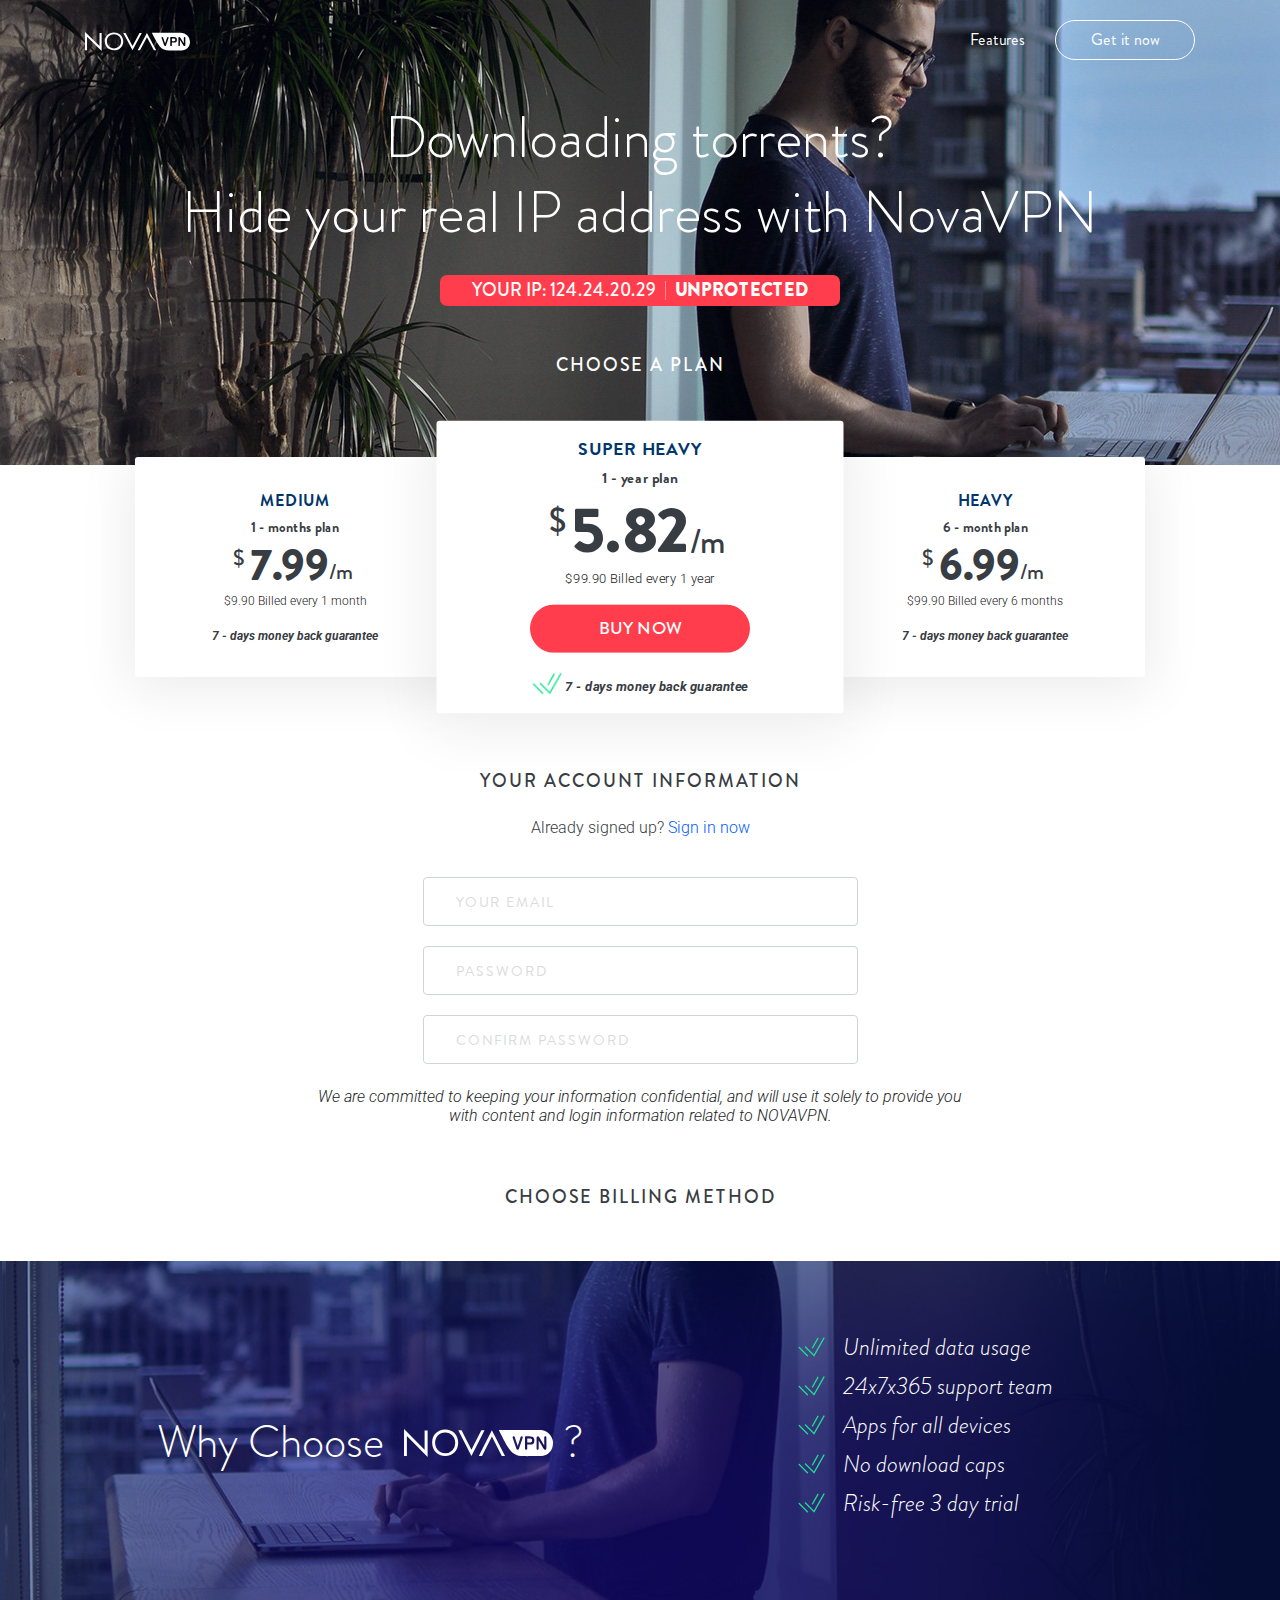
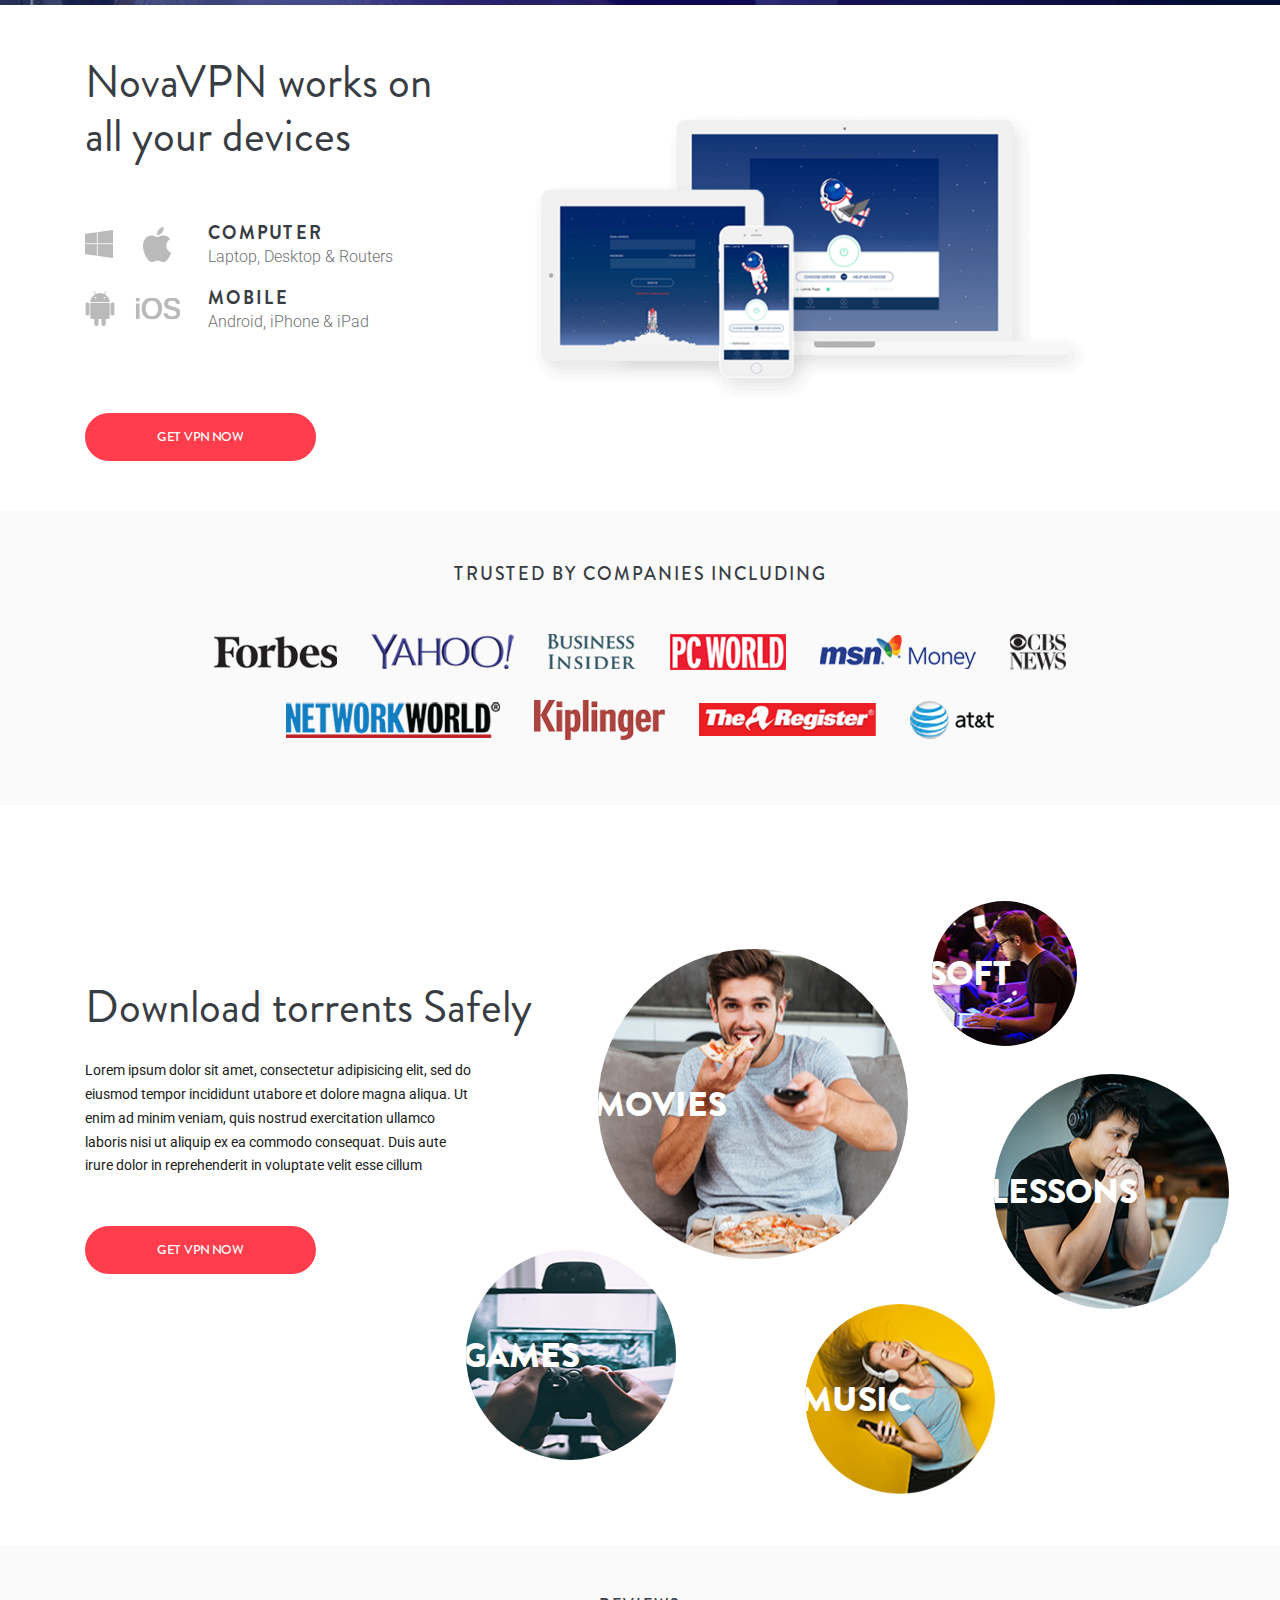
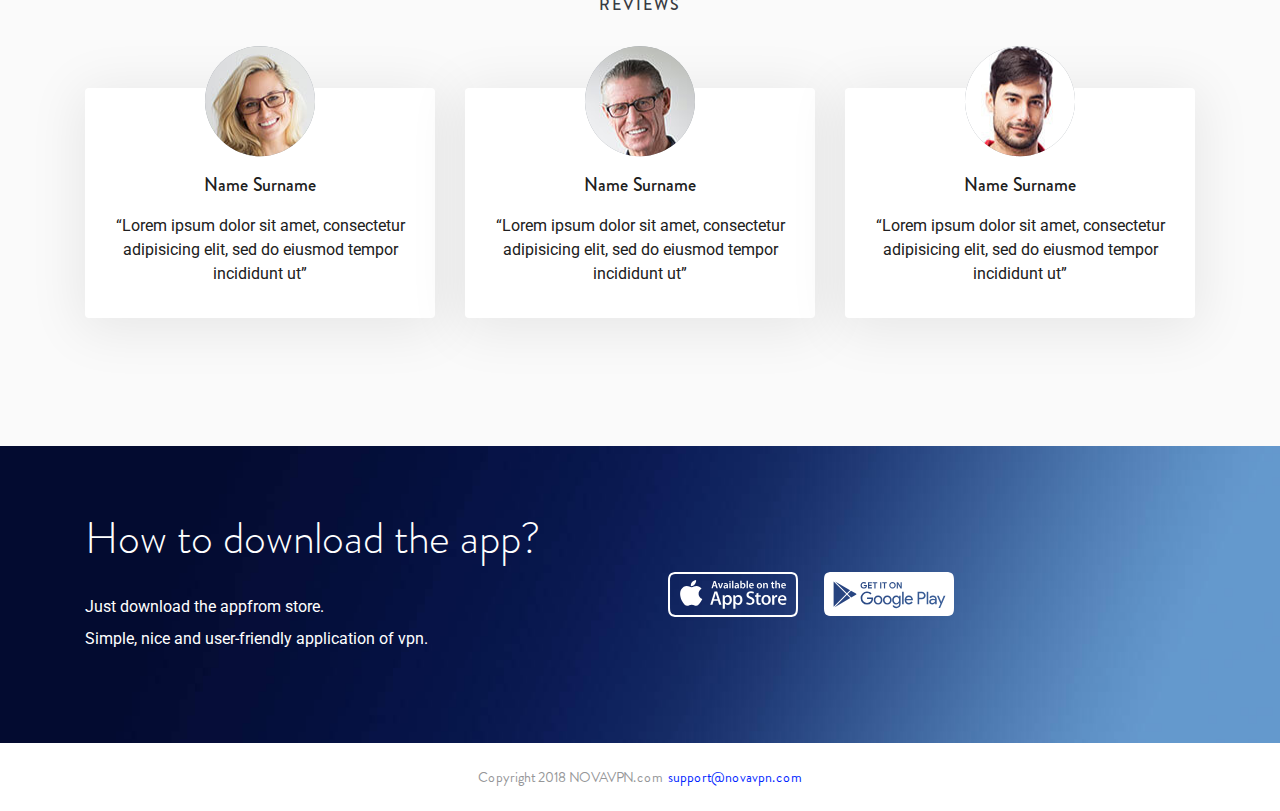
<file: index.html>
<!DOCTYPE html>
<html lang="en">
	<head>
		<meta charset="utf-8">
		<meta name="viewport" content="width=device-width, initial-scale=1, shrink-to-fit=no">
		<meta name="description" content="">
		<meta name="author" content="">

		
		<meta name="theme-color" content="#000">
		<meta name="msapplication-navbutton-color" content="#000">
		<meta name="apple-mobile-web-app-status-bar-style" content="#000">

		<link rel="icon" type="image/png" href="img/favicon/favicon.png">

		<title>Landing6</title>

		<link href="https://fonts.googleapis.com/css?family=Roboto:300,300i,400,400i,500" rel="stylesheet">

		<!-- bootstrap css -->
		<link rel="stylesheet" href="https://maxcdn.bootstrapcdn.com/bootstrap/4.0.0/css/bootstrap.min.css" integrity="sha384-Gn5384xqQ1aoWXA+058RXPxPg6fy4IWvTNh0E263XmFcJlSAwiGgFAW/dAiS6JXm" crossorigin="anonymous">

		<!-- custom styles -->
		<link href="css/main.css" rel="stylesheet">
	</head>

	<body>


		<div class="page-wrapper">


			<header class="header">
				<div class="container">
					<div class="row align-items-center">
						<div class="col-12 col-md">
							<div class="logo-wrap">
								<img src="img/logo.svg" alt="Logo">
							</div>
						</div>
						<div class="d-none d-md-block col-md-auto">
							<a class="header-link" href="#">Features</a>
						</div>
						<div class="d-none d-md-block col-md-auto">
							<button class="header-btn js-scrollToPlans">Get it now</button>
						</div>
					</div>
				</div>
			</header>
			

			<div class="page-title">
				<div class="container">
					<div class="row justify-content-center">
						<div class="col-12">
							<h1 class="page-title-text">
								<div>Downloading torrents?</div>
								<div>Hide your real IP address with NovaVPN</div>
							</h1>
						</div>
						<div class="col-12 d-flex justify-content-center">
							<div class="ip">
								<span class="ip-address">your ip: 124.24.20.29</span>
								<span class="ip-status">unprotected</span>
							</div>
						</div>
					</div>
				</div>
			</div>


			<div class="steps">
				<div class="container">
					<div class="step step1">
						<div class="row">
							<div class="col-12 d-flex justify-content-center">
								<div class="step-title step-title_white">Choose a plan</div>
							</div>
							<div class="col-12">
								<div class="tarrifs">	

									<div class="tarrifs-item recommend order-md-2">
										<div class="tarrifs-name">super heavy</div>
										<p class="tarrifs-description">1 - year plan</p>
										<p class="tarrifs-price"><span class="symbol">$</span>5.82<span class="period">/m</span></p>
										<p class="tarrifs-info">$99.90 Billed every 1 year</p>
										<button class="btn tarrifs-purchase">buy now</button>
										<p class="tarrifs-guarantee">7 - days money back guarantee</p>
									</div>

								<div class="tarrifs-item order-md-3">
									<div class="tarrifs-name">heavy</div>
										<p class="tarrifs-description">6 - month plan</p>
										<p class="tarrifs-price"><span class="symbol">$</span>6.99<span class="period">/m</span></p>
										<p class="tarrifs-info">$99.90 Billed every 6 months </p>
										<button class="btn tarrifs-purchase">buy now</button>
										<p class="tarrifs-guarantee">7 - days money back guarantee</p>
									</div>

									<div class="tarrifs-item order-md-1">
										<div class="tarrifs-name">medium</div>
										<p class="tarrifs-description">1 - months plan</p>
										<p class="tarrifs-price"><span class="symbol">$</span>7.99<span class="period">/m</span></p>
										<p class="tarrifs-info">$9.90 Billed every 1 month</p>
										<button class="btn tarrifs-purchase">buy now</button>
										<p class="tarrifs-guarantee">7 - days money back guarantee</p>
									</div>

								</div>
							</div>
						</div>
					</div> <!-- /.step1 -->

					<div class="step step2">
						<div class="row">
							<div class="col-12">
								
							</div>
							<div class="col-12">
								<div id="login-collapse">
									<div class="step-title">Your account information</div>
									<div class="step-info">Already signed up? <a href="#">Sign in now</a></div>
									<form action="#" id="login-form">
										<div class="form-line">
											<input type="email" name="email" class="form-control" placeholder="Your email">
										</div>
										<div class="form-line">
											<input type="password" name="password" class="form-control" id="password" autocomplete="off" placeholder="Password">
										</div>
										<div class="form-line">
											<input type="password" name="password_confirm" class="form-control" id="password_confirm" autocomplete="off" placeholder="Confirm password">
										</div>
										<div class="form-text">We are committed to keeping your information confidential, and will use it solely to provide you with content and login information related to NOVAVPN.</div>
									</form>
								</div>
							</div>
						</div>
					</div> <!-- /.step2 -->

					<div class="step step3">
						<div class="row">
							<div class="col-12 d-flex justify-content-center">
									<div class="step-title">Choose billing method</div>
								</div>
								<div class="col-12">
									<div class="step-accordion collapse" id="step-accordion">

										<div class="step-info">You will not be billed until your trial ends</div>
										<div class="card">
												<div class="card-header" id="headingOne">
													<button class="step-accordion-btn" data-toggle="collapse" data-target="#collapseOne" aria-expanded="true" aria-controls="collapseOne">
															<span class="step-accordion-btn-text">Credit Card</span>
															<img src="img/steps-payment-logos/visa.png" alt="visa">
															<img src="img/steps-payment-logos/mastercard.png" alt="mastercard">
															<img src="img/steps-payment-logos/americanexpress.png" alt="americanexpress">
															<img src="img/steps-payment-logos/jch.png" alt="jch">
															<img src="img/steps-payment-logos/maestro.png" alt="maestro">
															<img src="img/steps-payment-logos/visae.png" alt="visa electron">
															<img src="img/steps-payment-logos/dc.png" alt="diners club">
													</button>
												</div>
							
												<div id="collapseOne" class="collapse" aria-labelledby="headingOne" data-parent="#step-accordion">
													<div class="collapse-form">
														<div class="payment-form1">
															<form action="#">
																<div class="row">
																	<div class="form-group col-12 col-md-6">
																		<label for="inputFirstName1">First name</label>
																		<input type="text" class="card-firstName form-control" name="inputFirstName1"  id="inputFirstName1">
																	</div>
																	<div class="form-group col-12 col-md-6">
																		<label for="inputLastName1">Last name</label>
																		<input type="text" class="card-lastName form-control" name="inputLastName1" id="inputLastName1">
																	</div>
																	<div class="form-group col-12 col-md-6">
																		<label for="inputCardNumber1">Сard number <i class="my-tooltip" data-toggle="tooltip" data-placement="top" title="Enter 16 numbers"></i></label>
																		<input type="text" class="card-number form-control" id="inputCardNumber1" name="inputCardNumber1" placeholder="0000 0000 0000 0000">
																	</div>
																	<div class="form-group col-6">
																		<label for="inputExpirationDate1">Expiration date</label>
																		<input type="text" class="card-date form-control" id="inputExpirationDate1" name="inputExpirationDate1" placeholder="MM / YY">
																	</div>
																	<div class="form-group col-6 col-md-3">
																		<label for="inputCvv1">cvv<i class="my-tooltip" data-toggle="tooltip" data-placement="top" title="Enter 3 numbers"></i></label>
																		<input type="text" class="card-cvv form-control" id="inputCvv1" name="inputCvv1" placeholder="000">
																	</div>
																	<div class="form-group col-6 col-md-3">
																		<label for="inputPostalCode1">Postal code</label>
																		<input type="text" class="card-postal form-control" id="inputPostalCode1" name="inputPostalCode1" placeholder="000">
																	</div>
																	<div class="col-12"><div class="form-divider"></div></div>
																</div>
																<div class="row mt-md-2">
																	<div class="form-group col-12 col-md-6 col-xl-3">
																		<label><a href="#inputCoupon1" data-toggle="collapse" role="button" aria-expanded="false" aria-controls="inputCoupon1">Got coupon?</a></label>
																		<div class="collapse" id="inputCoupon1">
																			<input type="text" class="card-coupon form-control" placeholder="0000 0000 0000" name="inputCoupon1">
																		</div>
																	</div>
																	<div class="col-12 col-md-6 col-xl-6 offset-xl-3 d-flex align-items-center justify-content-center">
																		<button type="button" class="btn step-form-btn js-redirect">Join now</button>
																	</div>
																</div>
															</form>
														</div>
														<div class="payment-footer">
															<div class="step3-guarantee">Secure checkout. You’re 100% by our 7-day money-back guarantee.</div>
															<div class="tarrif-info"></div>
															<div class="step3-confirm">By submitting this form you agree to our <a href="#">Terms and Conditions</a></div>
															<div class="step3-contact">
																<p class="step3-contact-info">IBS 4 Data limited, Suite 508 Marina towers, Newtown Barracks road, Belize city, Belize</p>
																<p class="step3-contact-data">For all questions please contact by mail <a href="mailto:support@novavpn.com">support@novavpn.com</a> or <a href="#">Support Desk</a></p>
															</div>
														</div>
													</div>
												</div>
										</div> <!-- /.card -->

										<div class="card">
												<div class="card-header" id="headingTwo">
													<button class="step-accordion-btn" data-toggle="collapse" data-target="#collapseTwo" aria-expanded="true" aria-controls="collapseTwo">
															<span class="step-accordion-btn-text">Bitcoin</span>
															<img src="img/steps-payment-logos/btc.png" alt="bitcoin">
													</button>
												</div>
							
												<div id="collapseTwo" class="collapse" aria-labelledby="headingTwo" data-parent="#step-accordion">
													<div class="collapse-form">
														<div class="payment-form2">
															<form action="#">
																<div class="payment-form-info d-flex align-items-center justify-content-center">
																		<div class="row">
																			<div class="col-12 d-flex justify-content-center">
																				<img src="img/steps-payment-logos/btc.png" alt="bitcoin">
																			</div>
																			<div class="col-12">
																				<p class="payment-form-info-text">You will be redirected to Paymentwall to complete your purchase sercurely.</p>
																			</div>
																		</div>
																</div>
																<div class="row">
																	<div class="col-12"><div class="form-divider"></div></div>
																</div>
																<div class="row mt-md-2">
																		<div class="form-group col-12 col-md-6 col-xl-3">
																			<label><a href="#inputCoupon2" data-toggle="collapse" role="button" aria-expanded="false" aria-controls="inputCoupon2">Got coupon?</a></label>
																			<div class="collapse" id="inputCoupon2">
																				<input type="text" class="card-coupon form-control" placeholder="0000 0000 0000" name="inputCoupon1">
																			</div>
																		</div>
																		<div class="col-12 col-md-6 col-xl-6 offset-xl-3 d-flex align-items-center justify-content-center">
																			<a href="#" class="btn step-form-btn">Join now</a>
																		</div>
																	</div>
															</form>
														</div>
														<div class="payment-footer">
															<div class="step3-guarantee">Secure checkout. You’re 100% by our 7-day money-back guarantee.</div>
															<div class="tarrif-info"></div>
															<div class="step3-confirm">By submitting this form you agree to our <a href="#">Terms and Conditions</a></div>
															<div class="step3-contact">
																<p class="step3-contact-info">IBS 4 Data limited, Suite 508 Marina towers, Newtown Barracks road, Belize city, Belize</p>
																<p class="step3-contact-data">For all questions please contact by mail <a href="mailto:support@novavpn.com">support@novavpn.com</a> or <a href="#">Support Desk</a></p>
															</div>
														</div>
													</div>
												</div>
										</div> <!-- /.card -->

										<div class="card">
												<div class="card-header" id="headingThree">
													<button class="step-accordion-btn" data-toggle="collapse" data-target="#collapseThree" aria-expanded="true" aria-controls="collapseThree">
															<span class="step-accordion-btn-text">Other</span>
															<img src="img/steps-payment-logos/wp.png" alt="worldpay">
															<img src="img/steps-payment-logos/sage.png" alt="sage">
															<img src="img/steps-payment-logos/skrill.png" alt="skrill">
															<img src="img/steps-payment-logos/cirrus.png" alt="cirrus">
													</button>
												</div>
							
												<div id="collapseThree" class="collapse" aria-labelledby="headingThree" data-parent="#step-accordion">
													<div class="collapse-form">
														<div class="payment-form3">
															<form action="#">
																<div class="payment-form-info d-flex align-items-center justify-content-center">
																		<div class="row">
																			<div class="col-12 d-flex flex-wrap align-items-center justify-content-center">
																				<img src="img/steps-payment-logos/wp.png" alt="worldpay">
																				<img src="img/steps-payment-logos/sage.png" alt="sage">
																				<img src="img/steps-payment-logos/skrill.png" alt="skrill">
																				<img src="img/steps-payment-logos/yandex.png" alt="yandex">
																				<img src="img/steps-payment-logos/sofort.png" alt="sofort">
																				<img src="img/steps-payment-logos/aliplay.png" alt="aliplay">
																				<img src="img/steps-payment-logos/cirrus.png" alt="cirrus">
																				<img src="img/steps-payment-logos/giropay.png" alt="giropay">
																			</div>
																			<div class="col-12">
																				<p class="payment-form-info-text">You will be redirected to Paymentwall to complete your purchase sercurely.</p>
																			</div>
																		</div>
																</div>
																<div class="row">
																	<div class="col-12"><div class="form-divider"></div></div>
																</div>
																<div class="row mt-md-2">
																	<div class="form-group col-12 col-md-6 col-xl-3">
																		<label><a href="#inputCoupon3" data-toggle="collapse" role="button" aria-expanded="false" aria-controls="inputCoupon3">Got coupon?</a></label>
																		<div class="collapse" id="inputCoupon3">
																			<input type="text" class="card-coupon form-control" placeholder="0000 0000 0000" name="inputCoupon1">
																		</div>
																	</div>
																	<div class="col-12 col-md-6 col-xl-6 offset-xl-3 d-flex align-items-center justify-content-center">
																		<a href="#" class="btn step-form-btn">Join now</a>
																	</div>
																</div>
															</form>
														</div>
														<div class="payment-footer">
															<div class="step3-guarantee">Secure checkout. You’re 100% by our 7-day money-back guarantee.</div>
															<div class="tarrif-info"></div>
															<div class="step3-confirm">By submitting this form you agree to our <a href="#">Terms and Conditions</a></div>
															<div class="step3-contact">
																<p class="step3-contact-info">IBS 4 Data limited, Suite 508 Marina towers, Newtown Barracks road, Belize city, Belize</p>
																<p class="step3-contact-data">For all questions please contact by mail <a href="mailto:support@novavpn.com">support@novavpn.com</a> or <a href="#">Support Desk</a></p>
															</div>
														</div>
													</div>
												</div>
										</div> <!-- /.card -->

									</div> <!-- /.step-accordion -->
								</div> <!-- /.col -->
						</div> <!-- /.row -->
					</div> <!-- /.step3 -->
					
				</div> <!-- /.container -->
			</div>
			


			<section class="advantages">
				<div class="container">
					<div class="row align-items-xl-center">
						<div class="col-12 col-xl-6">
							<h2 class="advantages-title">Why Choose <img class="advantages-logo" src="img/logo.svg" alt="NOVAVPN"> ?</h2>
						</div>
						<div class="col-12 col-xl-6 d-flex justify-content-md-center">
							<ul class="advantages-list">
								<li class="advantages-list-item">Unlimited data usage</li>
								<li class="advantages-list-item">24x7x365 support team</li>
								<li class="advantages-list-item">Apps for all devices</li>
								<li class="advantages-list-item">No download caps</li>
								<li class="advantages-list-item">Risk-free 3 day trial</li>
							</ul>
						</div>
					</div>
				</div>
			</section>



			<section class="info">
				<div class="container">
					<div class="row">
						<div class="col-12 col-xl-6">
							<h2 class="info-title">NovaVPN works on all your devices</h2>
							<div class="info-os">
								<div class="row">
									<div class="col-5 col-xl-3 d-flex align-items-center justify-content-center justify-content-sm-end justify-content-xl-start"><i class="info-os-icon info-os-win"></i><i class="info-os-icon info-os-app"></i></div>
									<div class="col-7">
										<div class="info-device">computer</div>
										<div class="info-device-descr">Laptop, Desktop & Routers</div>
									</div>
								</div>
								<div class="row mt-3">
									<div class="col-5 col-xl-3 d-flex align-items-center justify-content-center justify-content-sm-end justify-content-xl-start"><i class="info-os-icon info-os-andr"></i><i class="info-os-icon info-os-ios"></i></div>
									<div class="col-7">
										<div class="info-device">mobile</div>
										<div class="info-device-descr">Android, iPhone & iPad</div>
									</div>
								</div>
							</div>
							<img class="info-img" src="img/devices.png" alt="Private Internet Access">
							<div class="row justify-content-center justify-content-xl-start">
								<div class="col-auto">
									<button class="btn info-btn js-scrollToPlans">get vpn now</button>
								</div>
							</div>
						</div>
					</div>
				</div>
			</section>



			<section class="trusted">
				<div class="container">
					<div class="row">
						<div class="col-12">
							<h2 class="section-title">trusted by companies including</h2>
						</div>
						<div class="col-12 d-flex flex-wrap justify-content-center align-items-center">
							<img src="img/trusted/forbes.png" alt="forbes">
							<img src="img/trusted/yahoo.png" alt="yahoo">
							<img src="img/trusted/business.png" alt="business insider">
							<img src="img/trusted/pc.png" alt="pc word">
							<img src="img/trusted/msn.png" alt="msn money">
							<img src="img/trusted/cbs.png" alt="cbs news">
							<img src="img/trusted/network.png" alt="network world">
							<img src="img/trusted/kiplinger.png" alt="kiplinger">
							<img src="img/trusted/register.png" alt="the register">
							<img src="img/trusted/att.png" alt="at&t">
						</div>
					</div>
				</div>
			</section>




			<section class="download">
				<div class="container">
					<div class="row">
						<div class="col-12 col-xl-6">
							<h2 class="download-title">Download torrents Safely</h2>
							<div class="download-text">Lorem ipsum dolor sit amet, consectetur adipisicing elit, sed do eiusmod tempor incididunt utabore et dolore magna aliqua. Ut enim ad minim veniam, quis nostrud exercitation ullamco laboris nisi ut aliquip ex ea commodo consequat. Duis aute irure dolor in reprehenderit in voluptate velit esse cillum</div>
							<div class="download-content">
								<div class="download-content-item download-content-item1">
									<span class="download-content-item-descr">movies</span>
								</div>
								<div class="download-content-item download-content-item2">
									<span class="download-content-item-descr">soft</span>
								</div>
								<div class="download-content-item download-content-item3">
									<span class="download-content-item-descr">lessons</span>
								</div>
								<div class="download-content-item download-content-item4">
									<span class="download-content-item-descr">games</span>
								</div>
								<div class="download-content-item download-content-item5">
									<span class="download-content-item-descr">music</span>
								</div>
							</div>
							<div class="row justify-content-center justify-content-xl-start">
								<div class="col-auto">
									<button class="btn download-btn js-scrollToPlans">get vpn now</button>
								</div>
							</div>
						</div>
					</div>
				</div>
			</section>




			<section class="endorsment">
				<div class="container">
					<div class="row">
						<div class="col-12">
							<h2 class="endorsment-title">reviews</h2>
						</div>
						<div class="col-12 col-xl-4">
							<div class="endorsment-post">
								<div class="endorsment-img-wrap"><img class="endorsment-img endorsment1-img" src="img/endordse/1.jpg" alt="Name Surname"></div>
								<div class="endorsment-name">Name Surname</div>
								<div class="endorsment-text">“Lorem ipsum dolor sit amet, consectetur adipisicing elit, sed do eiusmod tempor incididunt ut”</div>
							</div>
						</div>
						<div class="col-12 col-xl-4">
							<div class="endorsment-post">
								<div class="endorsment-img-wrap"><img class="endorsment-img endorsment2-img" src="img/endordse/2.jpg" alt="Name Surname"></div>
								<div class="endorsment-name">Name Surname</div>
								<div class="endorsment-text">“Lorem ipsum dolor sit amet, consectetur adipisicing elit, sed do eiusmod tempor incididunt ut”</div>
							</div>
						</div>
						<div class="col-12 col-xl-4">
							<div class="endorsment-post">
								<div class="endorsment-img-wrap"><img class="endorsment-img endorsment3-img" src="img/endordse/3.jpg" alt="Name Surname"></div>
								<div class="endorsment-name">Name Surname</div>
								<div class="endorsment-text">“Lorem ipsum dolor sit amet, consectetur adipisicing elit, sed do eiusmod tempor incididunt ut”</div>
							</div>
						</div>
					</div>
				</div>
			</section>


	

			<section class="howTo">
				<div class="container">
					<div class="row align-items-md-center">
						<div class="col-12 col-md-9 col-xl-6">
							<h2 class="howTo-title">How to download the app?</h2>
							<p class="howTo-text">Just download the appfrom store.<br> Simple, nice and user-friendly application of vpn.</p>
						</div>
						<div class="col-12 col-md-3 col-xl-6">
							<div class="row no-gutters">
								<div class="col-6 col-md-12 col-xl-auto"><a href="#" class="howTo-link howTo-link-appStore"></a></div>
								<div class="col-6 col-md-12 col-xl-auto"><a href="#" class="howTo-link howTo-link-googlePlay"></a></div>
							</div>
						</div>
					</div>
				</div>
			</section>






			<footer class="footer">
				<div class="container">
					<div class="row">
						<div class="col-12">
							<div class="footer-info">
								<div class="row no-gutters justify-content-md-center">
									<div class="col-12 col-md-auto"><div class="footer-copy">Copyright  2018  NOVAVPN.com</div></div>
									<div class="col-12 col-md-auto"><div class="footer-support"><a href="mailto:support@novavpn.com">support@novavpn.com</a></div></div>
								</div>
							</div>
						</div>
					</div>
				</div>
			</footer>


		</div> <!-- /.page-wrapper -->




		
		<script src="http://code.jquery.com/jquery-3.3.1.min.js"></script>
		<script>window.jQuery || document.write('<script src="js/jquery-3.3.1.min.js"><\/script>')</script>

		<script src="js/jquery.validate.min.js"></script>
		<script src="js/jquery.mask.min.js"></script>

		<script src="https://cdnjs.cloudflare.com/ajax/libs/popper.js/1.12.9/umd/popper.min.js" integrity="sha384-ApNbgh9B+Y1QKtv3Rn7W3mgPxhU9K/ScQsAP7hUibX39j7fakFPskvXusvfa0b4Q" crossorigin="anonymous"></script>
		<script src="https://maxcdn.bootstrapcdn.com/bootstrap/4.0.0/js/bootstrap.min.js" integrity="sha384-JZR6Spejh4U02d8jOt6vLEHfe/JQGiRRSQQxSfFWpi1MquVdAyjUar5+76PVCmYl" crossorigin="anonymous"></script>

		<script src="js/scripts.js"></script>
	</body>
</html>
</file>
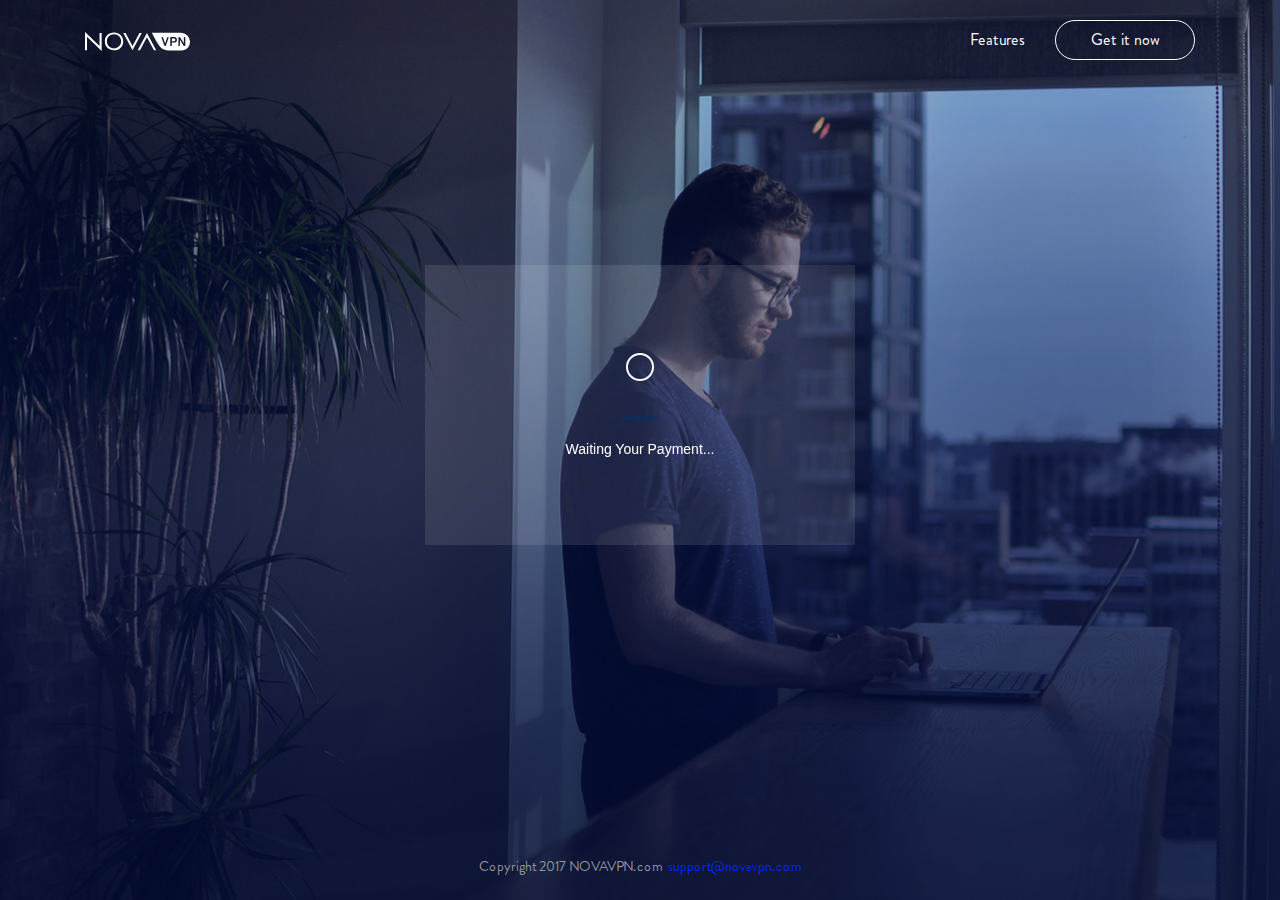
<file: payment.html>
<!DOCTYPE html>
<html lang="en">
	<head>
		<meta charset="utf-8">
		<meta name="viewport" content="width=device-width, initial-scale=1, shrink-to-fit=no">
		<meta name="description" content="">
		<meta name="author" content="">

		
		<meta name="theme-color" content="#000">
		<meta name="msapplication-navbutton-color" content="#000">
		<meta name="apple-mobile-web-app-status-bar-style" content="#000">

		<link rel="icon" type="image/png" href="img/favicon/favicon.png">

		<title>Landing6</title>

		<!-- bootstrap css -->
		<link rel="stylesheet" href="https://maxcdn.bootstrapcdn.com/bootstrap/4.0.0/css/bootstrap.min.css" integrity="sha384-Gn5384xqQ1aoWXA+058RXPxPg6fy4IWvTNh0E263XmFcJlSAwiGgFAW/dAiS6JXm" crossorigin="anonymous">

		<!-- custom styles -->
		<link href="css/main.css" rel="stylesheet">

	</head>

	<body>


		<div class="page-wrapper payment-page">


			<header class="header">
				<div class="container">
					<div class="row align-items-center">
						<div class="col-12 col-md">
							<div class="top-line">
								<div class="logo-wrap">
									<a href="index.html"><img src="img/logo.svg" alt="Logo"></a>
								</div>
							</div>
						</div>
						<div class="d-none d-md-block col-md-auto">
							<a class="header-link" href="#">Features</a>
						</div>
						<div class="d-none d-md-block col-md-auto">
							<button class="header-btn">Get it now</button>
						</div>
					</div>
				</div>
			</header>
			


			<div class="payment-wait">
				<div class="payment-wait-outer">
					<div class="payment-wait-inner">
						<i class="payment-complete"></i>
					</div>
				</div>
				<div class="payment-wait-text">Waiting Your Payment...</div>
			</div>





			<footer class="footer">
				<div class="container">
					<div class="row align-items-center">
						<div class="col-12">
							<div class="footer-info">
								<div class="row no-gutters justify-content-md-center">
									<div class="col-12 col-md-auto"><div class="footer-copy">Copyright  2017  NOVAVPN.com</div></div>
									<div class="col-12 col-md-auto"><div class="footer-support"><a href="mailto:support@novavpn.com">support@novavpn.com</a></div></div>
								</div>
							</div>
						</div>
					</div>
				</div>
			</footer>




		</div> <!-- /.page-wrapper -->




		
		<script src="http://code.jquery.com/jquery-3.3.1.min.js"></script>
		<script>window.jQuery || document.write('<script src="js/jquery-3.3.1.min.js"><\/script>')</script>

		<script src="https://cdnjs.cloudflare.com/ajax/libs/popper.js/1.12.9/umd/popper.min.js" integrity="sha384-ApNbgh9B+Y1QKtv3Rn7W3mgPxhU9K/ScQsAP7hUibX39j7fakFPskvXusvfa0b4Q" crossorigin="anonymous"></script>
		<script src="https://maxcdn.bootstrapcdn.com/bootstrap/4.0.0/js/bootstrap.min.js" integrity="sha384-JZR6Spejh4U02d8jOt6vLEHfe/JQGiRRSQQxSfFWpi1MquVdAyjUar5+76PVCmYl" crossorigin="anonymous"></script>

		<script src="js/scripts.js"></script>

		<script>

			function redirect() {
				location.replace("thanks.html");
			}

			function completePayment() {
				$('.payment-wait').toggleClass('completed');
				if ($('.payment-wait').hasClass('completed')) {
					$('.payment-wait-text').html('Yor Payment is <span class="payment-wait-text-accent">completed!</span>');
				}
			}

			$(document).ready(function() {
				setTimeout('completePayment()',2500);
				setTimeout('redirect()',3500);
			});

		</script>

	</body>
</html>
</file>
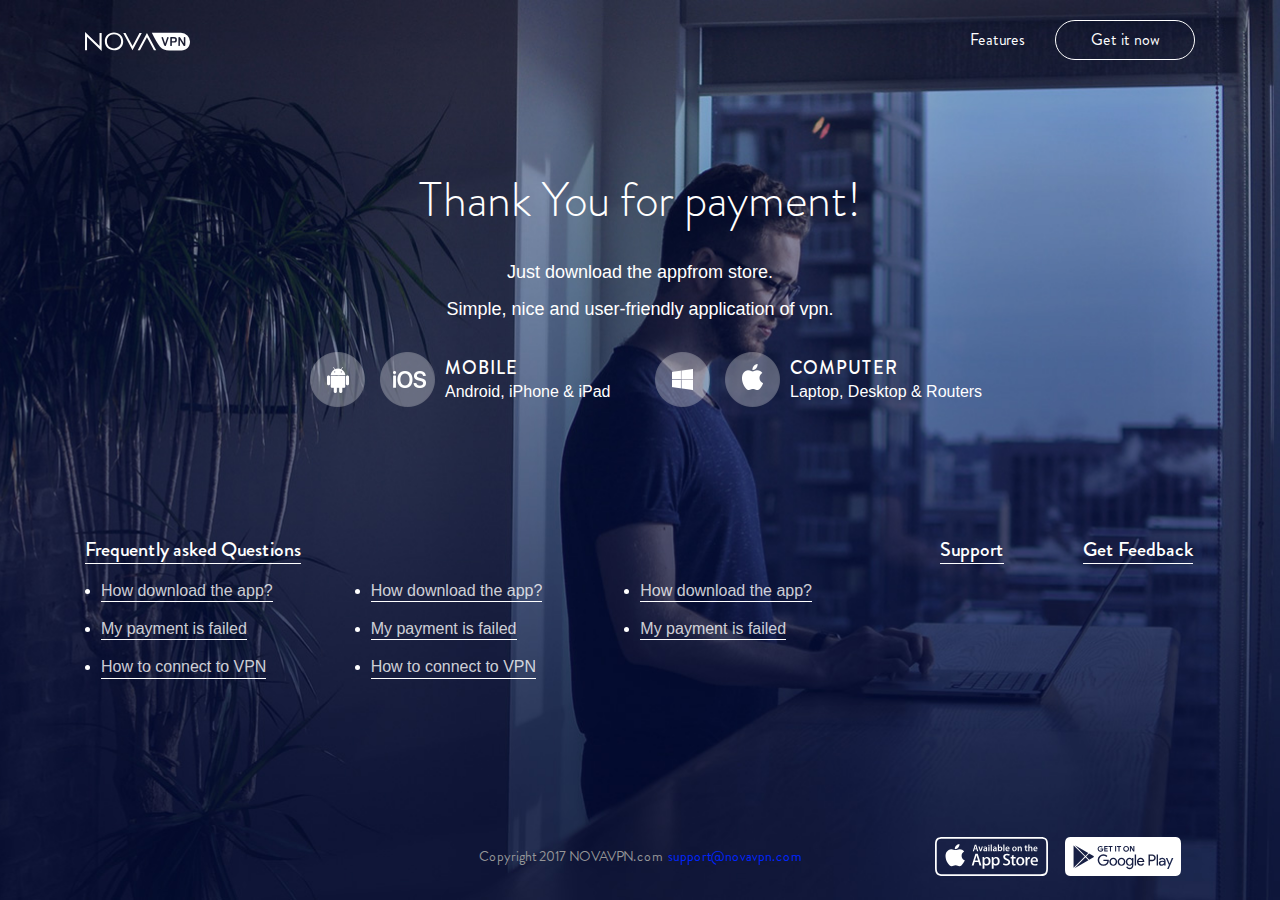
<file: thanks.html>
<!DOCTYPE html>
<html lang="en">
	<head>
		<meta charset="utf-8">
		<meta name="viewport" content="width=device-width, initial-scale=1, shrink-to-fit=no">
		<meta name="description" content="">
		<meta name="author" content="">

		
		<meta name="theme-color" content="#000">
		<meta name="msapplication-navbutton-color" content="#000">
		<meta name="apple-mobile-web-app-status-bar-style" content="#000">

		<link rel="icon" type="image/png" href="img/favicon/favicon.png">

		<title>Landing6</title>

		<!-- bootstrap css -->
		<link rel="stylesheet" href="https://maxcdn.bootstrapcdn.com/bootstrap/4.0.0/css/bootstrap.min.css" integrity="sha384-Gn5384xqQ1aoWXA+058RXPxPg6fy4IWvTNh0E263XmFcJlSAwiGgFAW/dAiS6JXm" crossorigin="anonymous">

		<!-- custom styles -->
		<link href="css/main.css" rel="stylesheet">

	</head>

	<body>


		<div class="page-wrapper thanks-page">


			<header class="header">
				<div class="container">
					<div class="row align-items-center">
						<div class="col-12 col-md">
							<div class="top-line">
								<div class="logo-wrap">
									<a href="index.html"><img src="img/logo.svg" alt="Logo"></a>
								</div>
							</div>
						</div>
						<div class="d-none d-md-block col-md-auto">
							<a class="header-link" href="#">Features</a>
						</div>
						<div class="d-none d-md-block col-md-auto">
							<button class="header-btn">Get it now</button>
						</div>
					</div>
					<div class="row">
						<div class="col-12">
							<div class="bottom-line">
								<h1 class="page-heading">Thank You for payment!</h1>
								<div class="info-title">
									<p>Just download the appfrom store.</p>
									<p>Simple, nice and user-friendly application of vpn.</p>
								</div>
								<div class="row justify-content-center">
									<div class="col-12 col-xl-4 offset-xl-1">
										<div class="row align-items-center justify-content-end">
											<div class="col-auto d-flex align-items-center justify-content-start">
												<i class="info-os-icon info-os-andr"></i>
												<i class="info-os-icon info-os-ios"></i>
											</div>
											<div class="col-6">
												<div class="info-device">mobile</div>
												<div class="info-device-descr">Android, iPhone & iPad</div>
											</div>
										</div>
									</div>
									<div class="col-12 col-xl-5">
										<div class="row mt-3 mt-xl-0 align-items-center justify-content-end justify-content-xl-start">
											<div class="col-auto d-flex align-items-center justify-content-start">
												<i class="info-os-icon info-os-win"></i>
												<i class="info-os-icon info-os-app"></i>
											</div>
											<div class="col-6">
												<div class="info-device">computer</div>
												<div class="info-device-descr">Laptop, Desktop & Routers</div>
											</div>
										</div>
									</div>
								</div>
							</div>
						</div>
					</div>
				</div>
			</header>
			


			<div class="faq">
				<div class="container">
					<div class="row">
						<div class="col-12 col-xl-9">	
							<div class="faq-title"><a href="#" class="faq-link">Frequently asked Questions</a></div>
							<ul class="faq-list row no-gutters">
								<li class="col-12 col-md-6 col-xl-4"><a class="faq-link" href="#">How download the app?</a></li>
								<li class="col-12 col-md-6 col-xl-4"><a class="faq-link" href="#">How download the app?</a></li>
								<li class="col-12 col-md-6 col-xl-4"><a class="faq-link" href="#">How download the app?</a></li>
								<li class="col-12 col-md-6 col-xl-4"><a class="faq-link" href="#">My payment is failed</a></li>
								<li class="col-12 col-md-6 col-xl-4"><a class="faq-link" href="#">My payment is failed</a></li>
								<li class="col-12 col-md-6 col-xl-4"><a class="faq-link" href="#">My payment is failed</a></li>
								<li class="col-12 col-md-6 col-xl-4"><a class="faq-link" href="#">How to connect to VPN</a></li>
								<li class="col-12 col-md-6 col-xl-4"><a class="faq-link" href="#">How to connect to VPN</a></li>
							</ul>
						</div>
						<div class="col-12 col-xl-3">
							<div class="row">
								<div class="col-12 col-xl-6"><div class="faq-title"><a href="#" class="faq-link">Support</a></div></div>
								<div class="col-12 col-xl-6"><div class="faq-title"><a href="#" class="faq-link">Get Feedback</a></div></div>
							</div>
						</div>
					</div>
				</div>
			</div>





			<footer class="footer">
				<div class="container">
					<div class="row align-items-center">
						<div class="col-12 col-md-4 offset-md-4">
							<div class="footer-info">
								<div class="row no-gutters justify-content-md-center">
									<div class="col-12 col-md-auto"><div class="footer-copy">Copyright  2017  NOVAVPN.com</div></div>
									<div class="col-12 col-md-auto"><div class="footer-support"><a href="mailto:support@novavpn.com">support@novavpn.com</a></div></div>
								</div>
							</div>
						</div>
						<div class="col-12 col-md-4">
							<div class="row no-gutters justify-content-end">
								<div class="col-12 col-md-auto"><a href="#" class="howTo-link howTo-link-appStore"></a></div>
								<div class="col-12 col-md-auto"><a href="#" class="howTo-link howTo-link-googlePlay"></a></div>
							</div>
						</div>
					</div>
				</div>
			</footer>




		</div> <!-- /.page-wrapper -->




		
		<script src="http://code.jquery.com/jquery-3.3.1.min.js"></script>
		<script>window.jQuery || document.write('<script src="js/jquery-3.3.1.min.js"><\/script>')</script>

		<script src="https://cdnjs.cloudflare.com/ajax/libs/popper.js/1.12.9/umd/popper.min.js" integrity="sha384-ApNbgh9B+Y1QKtv3Rn7W3mgPxhU9K/ScQsAP7hUibX39j7fakFPskvXusvfa0b4Q" crossorigin="anonymous"></script>
		<script src="https://maxcdn.bootstrapcdn.com/bootstrap/4.0.0/js/bootstrap.min.js" integrity="sha384-JZR6Spejh4U02d8jOt6vLEHfe/JQGiRRSQQxSfFWpi1MquVdAyjUar5+76PVCmYl" crossorigin="anonymous"></script>

		<script src="js/scripts.js"></script>
	</body>
</html>
</file>
<file: css/main.css>
@font-face {
  font-family: "BrandonBlack";
  font-weight: bold;
  font-style: normal;
  src: url("../fonts/BrandonBlack/BrandonGrotesque-Black.eot");
  src: local("BrandonBlack"), url("../fonts/BrandonBlack/BrandonGrotesque-Black.woff2") format("woff2"), url("../fonts/BrandonBlack/BrandonGrotesque-Black.woff") format("woff"), url("../fonts/BrandonBlack/BrandonGrotesque-Black.ttf") format("truetype"), url("../fonts/BrandonBlack/BrandonGrotesque-Black.svg#BrandonBlack") format("svg");
}
@font-face {
  font-family: "BrandonBold";
  font-weight: bold;
  font-style: normal;
  src: url("../fonts/BrandonBold/BrandonGrotesque-Bold.eot");
  src: local("BrandonBold"), url("../fonts/BrandonBold/BrandonGrotesque-Bold.woff2") format("woff2"), url("../fonts/BrandonBold/BrandonGrotesque-Bold.woff") format("woff"), url("../fonts/BrandonBold/BrandonGrotesque-Bold.ttf") format("truetype"), url("../fonts/BrandonBold/BrandonGrotesque-Bold.svg#BrandonBold") format("svg");
}
@font-face {
  font-family: "BrandonMedium";
  font-weight: normal;
  font-style: normal;
  src: url("../fonts/BrandonMedium/BrandonGrotesque-Medium.eot");
  src: local("BrandonMedium"), url("../fonts/BrandonMedium/BrandonGrotesque-Medium.woff2") format("woff2"), url("../fonts/BrandonMedium/BrandonGrotesque-Medium.woff") format("woff"), url("../fonts/BrandonMedium/BrandonGrotesque-Medium.ttf") format("truetype"), url("../fonts/BrandonMedium/BrandonGrotesque-Medium.svg#BrandonMedium") format("svg");
}
@font-face {
  font-family: "BrandonRegular";
  font-weight: normal;
  font-style: normal;
  src: url("../fonts/BrandonRegular/BrandonGrotesque-Regular.eot");
  src: local("BrandonRegular"), url("../fonts/BrandonRegular/BrandonGrotesque-Regular.woff2") format("woff2"), url("../fonts/BrandonRegular/BrandonGrotesque-Regular.woff") format("woff"), url("../fonts/BrandonRegular/BrandonGrotesque-Regular.ttf") format("truetype"), url("../fonts/BrandonRegular/BrandonGrotesque-Regular.svg#BrandonRegular") format("svg");
}
@font-face {
  font-family: "BrandonLight";
  font-weight: normal;
  font-style: normal;
  src: url("../fonts/BrandonLight/BrandonGrotesque-Light.eot");
  src: local("BrandonLight"), url("../fonts/BrandonLight/BrandonGrotesque-Light.woff2") format("woff2"), url("../fonts/BrandonLight/BrandonGrotesque-Light.woff") format("woff"), url("../fonts/BrandonLight/BrandonGrotesque-Light.ttf") format("truetype"), url("../fonts/BrandonLight/BrandonGrotesque-Light.svg#BrandonLight") format("svg");
}
@font-face {
  font-family: "BrandonLightItalic";
  font-weight: italic;
  font-style: normal;
  src: url("../fonts/BrandonLightItalic/BrandonGrotesque-LightItalic.eot");
  src: local("BrandonLightItalic"), url("../fonts/BrandonLightItalic/BrandonGrotesque-LightItalic.woff2") format("woff2"), url("../fonts/BrandonLightItalic/BrandonGrotesque-LightItalic.woff") format("woff"), url("../fonts/BrandonLightItalic/BrandonGrotesque-LightItalic.ttf") format("truetype"), url("../fonts/BrandonLightItalic/BrandonGrotesque-LightItalic.svg#BrandonLightItalic") format("svg");
}
/*GENERAL STYLES START */
* {
  -webkit-box-sizing: border-box;
          box-sizing: border-box;
}
*:before, *:after {
  -webkit-box-sizing: border-box;
          box-sizing: border-box;
}

body {
  max-width: 1920px;
  min-width: 320px;
  margin: 0 auto;
  font: 16px/1.4 "BrandonMedium", sans-serif;
  position: relative;
  overflow-x: hidden;
  opacity: 1;
  background-color: #fff;
}

ul {
  margin: 0;
  padding: 0;
  list-style-type: none;
}

.nowrap {
  white-space: nowrap;
}

.section-title, .step-title {
  text-align: center;
  font: 1.125em "BrandonMedium", sans-serif;
  color: #383c43;
  text-transform: uppercase;
  letter-spacing: 2px;
}

/*GENERAL STYLES END */
.page-wrapper {
  color: #fff;
  background: url("../img/bg/md-bg/bg.jpg") no-repeat 77% -293px;
}

.header {
  padding: 20px 0 10px;
  font-family: "BrandonRegular", "BrandonMedium", sans-serif;
}
.header-link {
  color: #fff;
}
.header-link:hover {
  color: #fff;
}
.header-btn {
  display: block;
  width: 140px;
  height: 40px;
  text-align: center;
  border: 1px solid #fff;
  background: transparent;
  outline: none;
  cursor: pointer;
  color: #fff;
  border-radius: 30px;
  -webkit-transition: all 0.2s;
  transition: all 0.2s;
}
.header-btn:hover {
  background-color: #ff3d4c;
  border-color: #ff3d4c;
  -webkit-transition: all 0.2s;
  transition: all 0.2s;
}
.header-btn:active {
  -webkit-transform: translate(1px, 1px);
          transform: translate(1px, 1px);
}
.header-btn:focus {
  outline: none;
}

.logo-wrap {
  max-width: 105px;
  width: 100%;
  margin: 15px auto 0;
  overflow: hidden;
}

.page-title {
  padding: 2.5rem 0;
}
.page-title-text {
  font: 1.75em/1.3 "BrandonLight", "Roboto", sans-serif;
  text-align: center;
  color: #fff;
}

.ip {
  max-width: 400px;
  width: 100%;
  padding: 3px 10px;
  background-color: #ff3d4c;
  color: #fff;
  font-size: 14px;
  text-transform: uppercase;
  border-radius: 7px;
  text-align: center;
}
.ip-address {
  display: inline-block;
  margin-right: 5px;
  font-family: "BrandonMedium", sans-serif;
}
.ip-status {
  position: relative;
  padding-left: 10px;
  font-family: "BrandonBlack", "BrandonMedium", sans-serif;
}
.ip-status::before {
  content: "";
  display: block;
  width: 1px;
  height: 70%;
  position: absolute;
  left: 0;
  top: 18%;
  background-image: -webkit-gradient(linear, left top, right top, color-stop(50%, rgba(255, 255, 255, 0.7)), color-stop(50%, rgba(255, 255, 255, 0.4)));
  background-image: linear-gradient(90deg, rgba(255, 255, 255, 0.7) 50%, rgba(255, 255, 255, 0.4) 50%);
}

.btn-wrap {
  padding: 10px 0;
  text-align: center;
}

.btn {
  display: inline-block;
  padding: 15px 45px;
  font-family: "BrandonMedium", sans-serif;
  background-color: #ff3d4c;
  color: #fff;
  text-align: center;
  border-radius: 30px;
  -webkit-transition: all 0.2s linear;
  transition: all 0.2s linear;
}
.btn:hover {
  background-color: #f00013;
  -webkit-transition: all 0.2s linear;
  transition: all 0.2s linear;
}
.btn:focus {
  -webkit-box-shadow: none;
          box-shadow: none;
}

.steps {
  padding: 0 0 3rem;
}
.steps .form-line {
  padding: 10px 0;
}
.steps .form-text {
  padding: 0.8rem 0;
  font: italic 300 1rem "Roboto", sans-serif;
  color: #212326;
  text-align: center;
}
.steps input {
  padding: 0.9rem 0.5rem 0.8rem 2rem;
  font: 14px "BrandonRegular", "BrandonMedium", sans-serif;
  letter-spacing: 1px;
}
.steps input::-webkit-input-placeholder {
  text-transform: uppercase;
  font: 14px "BrandonRegular", "BrandonMedium", sans-serif;
  color: #dadadb;
  letter-spacing: 2px;
}
.steps input:-ms-input-placeholder {
  text-transform: uppercase;
  font: 14px "BrandonRegular", "BrandonMedium", sans-serif;
  color: #dadadb;
  letter-spacing: 2px;
}
.steps input::-ms-input-placeholder {
  text-transform: uppercase;
  font: 14px "BrandonRegular", "BrandonMedium", sans-serif;
  color: #dadadb;
  letter-spacing: 2px;
}
.steps input::placeholder {
  text-transform: uppercase;
  font: 14px "BrandonRegular", "BrandonMedium", sans-serif;
  color: #dadadb;
  letter-spacing: 2px;
}
.steps .error + .error {
  font: 300 12px "Roboto", sans-serif;
  color: #ff3d4c;
}

.step:not(:last-child) {
  margin-bottom: 50px;
}
.step-title_white {
  color: #fff;
}
.step-info {
  margin: 1rem 0 1.25rem;
  font: 300 1rem "Roboto", sans-serif;
  color: #383c43;
  text-align: center;
}
.step-info a {
  color: #005cfe;
}
.step-accordion .card {
  border: none;
  background-color: transparent;
}
.step-accordion .card-body {
  padding-bottom: 0;
}
.step-accordion .card-header {
  position: relative;
  padding: 0;
  background-color: transparent;
  border: 1px solid rgba(0, 0, 0, 0.125);
}
.step-accordion .card-header::before {
  content: "";
  display: block;
  width: 10px;
  height: 10px;
  position: absolute;
  left: 30px;
  top: 48%;
  border-top: 2px solid #202020;
  border-right: 2px solid #202020;
  -webkit-transform: rotate(45deg) translateY(-50%);
          transform: rotate(45deg) translateY(-50%);
  z-index: 0;
}
.step-accordion .card-header.opened::before {
  top: 35%;
  -webkit-transform: rotate(135deg) translateY(-50%);
          transform: rotate(135deg) translateY(-50%);
}
.step-accordion-btn {
  width: 100%;
  padding: 23px 20px 20px 65px;
  border: none;
  outline: none;
  background-color: transparent;
  text-align: left;
  color: #383c43;
  font: 1em "BrandonBold", "BrandonMedium", sans-serif;
  text-transform: uppercase;
  letter-spacing: 2px;
  cursor: pointer;
}
.step-accordion-btn:focus {
  border-color: #80bdff;
  outline: 0;
  -webkit-box-shadow: 0 0 0 0.2rem rgba(0, 123, 255, 0.25);
          box-shadow: 0 0 0 0.2rem rgba(0, 123, 255, 0.25);
}
.step-accordion-btn img {
  display: none;
  max-height: 25px;
}

.step2 .form-line {
  max-width: 435px;
  margin: 0 auto;
}

.step3 .form-group {
  margin-bottom: 0.6rem;
}
.step3 label:not(.error) {
  position: relative;
  font: 12px "BrandonMedium", sans-serif;
  color: #383c43;
  text-transform: uppercase;
  letter-spacing: 1px;
}
.step3 input {
  height: 42px;
  padding: 14px 0 12px 30px;
}
.step3 a:not(.btn) {
  color: #006ad7;
}
.step3 a:not(.btn):hover {
  color: #0077f1;
}
.step3 .card-number, .step3 .card-cvv {
  background: #fff url("../img/icons/input-lock.png") no-repeat calc(100% - 20px) 50%;
}

.tarrifs {
  padding: 15px 0 0;
  font-family: "BrandonMedium", sans-serif;
}
.tarrifs-item {
  max-width: 320px;
  margin: 0 auto 15px;
  padding: 14px 0;
  border-radius: 3px;
  text-align: center;
  -webkit-box-shadow: 0 7px 53.1px 5.9px rgba(0, 0, 0, 0.08);
          box-shadow: 0 7px 53.1px 5.9px rgba(0, 0, 0, 0.08);
  background: #fff;
  position: relative;
  z-index: 1;
  -webkit-transition: all 0.2s;
  transition: all 0.2s;
}
.tarrifs-item.recommend {
  cursor: pointer;
  -webkit-transition: all 0.2s;
  transition: all 0.2s;
}
.tarrifs-item:last-child {
  margin-bottom: 0;
}
.tarrifs-name {
  margin: 0 0 5px 0;
  font: 0.875em "BrandonBold", "BrandonMedium", sans-serif;
  text-transform: uppercase;
  color: #01356b;
  letter-spacing: 1px;
}
.tarrifs-description {
  margin: 0 0 5px 0;
  color: #383c43;
  font: 14px "BrandonBold", "BrandonMedium", sans-serif;
}
.tarrifs-discount {
  margin: 5px 0 10px;
  font: 14px "BrandonMedium", sans-serif;
  color: #fd0047;
  color: #bababa;
  letter-spacing: 2px;
  text-transform: uppercase;
  -webkit-transition: all 0.2s;
  transition: all 0.2s;
}
.tarrifs-price {
  margin: -5px 0 0;
  font: 44px/1.3 "BrandonBlack", "BrandonMedium", sans-serif;
  color: #383c43;
}
.tarrifs-price .symbol {
  position: relative;
  left: -5px;
  font-size: 22px;
  line-height: 42px;
  vertical-align: top;
  font-family: "BrandonMedium", sans-serif;
}
.tarrifs-price .period {
  font-size: 22px;
  line-height: 44px;
  vertical-align: bottom;
  font-family: "BrandonMedium", sans-serif;
}
.tarrifs-info, .tarrifs-guarantee {
  font: 12px "Roboto", sans-serif;
  -webkit-transition: all 0.2s;
  transition: all 0.2s;
}
.tarrifs-info {
  margin: 0;
  font-weight: 300;
  color: #202020;
}
.tarrifs-guarantee {
  display: inline-block;
  position: relative;
  margin: 15px 0 0;
  padding: 6px 0 3px 30px;
  font-style: italic;
  font-weight: 700;
  background: url("../img/icons/list-icon.png") no-repeat 0 0;
  color: #383c43;
}
.tarrifs-purchase {
  margin-top: 16px;
  padding: 9px 0;
  width: 210px;
  text-align: center;
  text-transform: uppercase;
  -webkit-transition: all 0.2s;
  transition: all 0.2s;
}

.my-tooltip {
  position: absolute;
  top: -3px;
  right: -30px;
  width: 18px;
  height: 18px;
  border-radius: 50%;
  background: url("../img/icons/input-tooltip.png") no-repeat 0 0;
}

.form-divider {
  border-top: 1px solid rgba(0, 0, 0, 0.125);
}
.form-divider label {
  padding: 1rem 0 0.5rem;
}

.step-form-btn {
  width: 220px;
  margin-top: 5px;
  padding: 9px 45px;
  background-color: #01356b;
  text-transform: uppercase;
  font-size: 14px;
}
.step-form-btn:hover {
  background-color: #014284;
}

.payment-footer {
  font-family: "Roboto", sans-serif;
}

.step3-guarantee, .step3-confirm, .tarrif-info {
  margin-top: 10px;
}

.step3-guarantee, .step3-confirm, .tarrif-info, .step3-contact {
  font-size: 12px;
}

.step3-guarantee, .tarrif-info {
  color: #333;
}

.step3-confirm, .step3-contact {
  color: #969696;
}

.step3-contact {
  margin-top: 20px;
}
.step3-contact-info, .step3-contact-data {
  margin-bottom: 0;
}

.payment-form1, .payment-form2, .payment-form3 {
  padding-bottom: 10px;
}

.payment-form-info {
  padding: 24px 0 40px;
  min-height: 170px;
  height: auto;
  color: #333;
  font: 14px "Roboto", sans-serif;
  text-align: center;
}
.payment-form-info .row {
  width: 100%;
}
.payment-form-info-text {
  margin: 20px 0 0 0;
}
.payment-form-info img {
  display: block;
  margin: 10px;
  max-height: 30px;
}

.collapse-form {
  padding: 10px 0 1rem;
}

.advantages {
  padding: 1rem 0 2.7rem;
  background: url("../img/bg/md-bg/bg2.jpg") no-repeat 94% 0;
}
.advantages-title {
  padding: 36px 10px 10px 41px;
  font: 1.875em "BrandonLight", "BrandonRegular", "BrandonMedium", sans-serif;
}
.advantages-logo {
  max-width: 150px;
  -webkit-transform: translateY(-5px);
          transform: translateY(-5px);
}
.advantages-list {
  margin: 0;
  padding: 19px 0 30px;
  list-style-type: none;
  font: 1.5em "BrandonLightItalic", "Roboto", sans-serif;
}
.advantages-list-item {
  margin-bottom: 5px;
  padding-left: 45px;
  background: url("../img/icons/list-icon.png") no-repeat 0 50%;
}

.info {
  padding: 4rem 0;
  overflow-x: hidden;
}
.info-title {
  font: 1.875rem/1.3 "BrandonRegular", "BrandonMedium", sans-serif;
  color: #383c43;
  text-align: center;
}
.info-os {
  padding: 1rem;
}
.info-os-icon {
  display: inline-block;
  background: url("../img/icons/os-sprite2.png") no-repeat;
}
.info-os-win {
  width: 28px;
  height: 29px;
  margin-right: 15px;
  background-position: 0 0;
}
.info-os-app {
  width: 30px;
  height: 35px;
  background-position: -36px 0;
}
.info-os-andr {
  width: 30px;
  height: 35px;
  margin-right: 15px;
  background-position: -70px 0;
}
.info-os-ios {
  width: 46px;
  height: 22px;
  background-position: -105px 0;
}
.info-device {
  font: 1.125rem "BrandonBold", "BrandonMedium", sans-serif;
  color: #383c43;
  text-transform: uppercase;
  letter-spacing: 2px;
}
.info-device-descr {
  font-family: "Roboto", sans-serif;
  font-weight: 300;
  color: #6f7173;
}
.info-img {
  margin-top: 1rem;
  display: block;
  max-width: 115%;
  height: auto;
}
.info-btn {
  margin-top: 2rem;
  padding: 13px 71px;
  font-size: 13px;
  text-transform: uppercase;
}

.trusted {
  padding: 4rem 0;
  background-color: #fafafa;
}
.trusted .section-title, .trusted .step-title {
  margin-bottom: 2rem;
}
.trusted img {
  max-width: 47%;
  display: inline-block;
  margin: 10px 5px;
}

.download {
  padding: 4rem 0;
  text-align: center;
  overflow: hidden;
}
.download-title {
  font: 1.875rem/1.2 "BrandonRegular", "BrandonMedium", sans-serif;
  color: #383c43;
}
.download-text {
  margin-top: 1.6rem;
  color: #202020;
  font: 400 0.875rem/1.7 "Roboto", sans-serif;
}
.download-content {
  position: relative;
}
.download-content-item {
  position: relative;
  display: -webkit-box;
  display: -ms-flexbox;
  display: flex;
  -webkit-box-align: center;
      -ms-flex-align: center;
          align-items: center;
  border-radius: 50%;
  overflow: hidden;
  background-repeat: no-repeat;
  background-position: 50% 50%;
}
.download-content-item-descr {
  font: 35px "BrandonBlack", "BrandonMedium", sans-serif;
  text-transform: uppercase;
  color: #fff;
  text-indent: -4px;
}
.download-content-item1 {
  width: 310px;
  height: 310px;
  right: -57px;
  top: 29px;
  background-image: url("../img/download/movies.jpg");
}
.download-content-item2 {
  width: 145px;
  height: 145px;
  top: -13px;
  left: -15px;
  background-image: url("../img/download/soft.jpg");
}
.download-content-item3 {
  width: 235px;
  height: 235px;
  top: -64px;
  right: -99px;
  background-image: url("../img/download/lessons.jpg");
  background-position: 4% 50%;
}
.download-content-item4 {
  width: 210px;
  height: 210px;
  top: -70px;
  left: 8px;
  background-image: url("../img/download/games.jpg");
}
.download-content-item5 {
  width: 190px;
  height: 190px;
  top: -56px;
  right: -79px;
  background-image: url("../img/download/music.jpg");
}
.download-btn {
  padding: 13px 71px;
  font-size: 13px;
  text-transform: uppercase;
}

.endorsment {
  padding: 3rem 0;
  color: #383c43;
  background-color: #fafafa;
}
.endorsment-title {
  margin-bottom: 4.5rem;
  font: 1rem "BrandonMedium", sans-serif;
  text-transform: uppercase;
  letter-spacing: 2px;
  text-align: center;
}
.endorsment-post {
  max-width: 550px;
  display: -webkit-box;
  display: -ms-flexbox;
  display: flex;
  -webkit-box-orient: vertical;
  -webkit-box-direction: normal;
      -ms-flex-direction: column;
          flex-direction: column;
  margin: 0 auto 3.6rem;
  padding: 4.25rem 1.5rem 2rem;
  position: relative;
  background-color: #fff;
  color: #202020;
  border-radius: 4px;
  -webkit-box-shadow: 0px 7px 53.1px 5.9px rgba(0, 0, 0, 0.08);
          box-shadow: 0px 7px 53.1px 5.9px rgba(0, 0, 0, 0.08);
  text-align: center;
}
.endorsment-img-wrap {
  width: 110px;
  height: 110px;
  position: absolute;
  top: 0;
  left: 50%;
  -webkit-transform: translate(-50%, -38%);
          transform: translate(-50%, -38%);
  border-radius: 50%;
  background-color: #949ba3;
  overflow: hidden;
}
.endorsment-img {
  position: relative;
}
.endorsment-name {
  margin-top: 1rem;
  font: 1.125em "BrandonMedium", sans-serif;
}
.endorsment-text {
  margin-top: 1rem;
  font: 400 1rem/1.5 "Roboto", sans-serif;
}

.endorsment1-img, .endorsment2-img {
  left: -66px;
}

.endorsment3-img {
  top: -18px;
  left: -80px;
}

.howTo {
  padding: 2rem 0 2.4rem;
  background-color: #21274c;
}
.howTo-title {
  padding-right: 20%;
  font: 1.875em "BrandonLight", "Roboto", sans-serif;
  line-height: 1.3;
}
.howTo-text {
  margin: 0.6rem 0 1.9rem;
  line-height: 2;
  font-family: "Roboto", sans-serif;
}
.howTo-link {
  display: block;
  width: 130px;
  height: 45px;
  background-repeat: no-repeat;
}
.howTo-link-appStore {
  background-image: url("../img/app-store-white.svg");
  margin-left: auto;
  margin-right: 10px;
}
.howTo-link-googlePlay {
  background-image: url("../img/google-play-white.svg");
  margin-right: auto;
  margin-left: 10px;
}

.footer {
  padding: 1.5rem 0;
  background-color: #fff;
  font: 0.875em "BrandonRegular", "BrandonMedium", sans-serif;
  text-align: center;
}
.footer-copy {
  color: #959698;
}
.footer-support a {
  color: #0025ff;
}
.footer-support a:hover {
  color: #3351ff;
}

.thanks-page {
  background-color: #1b75bc;
  background: url("../img/bg/thanks/lg-bg.jpg") no-repeat 84% 0 !important;
  background-size: cover !important;
}
.thanks-page .header {
  background: none;
  position: relative;
  min-height: 415px;
}
.thanks-page .footer {
  background: none;
}
.thanks-page .page-heading {
  margin: 0 !important;
  padding: 2rem 0 !important;
  text-align: center;
  font: 3rem/1.2 "BrandonLight", "BrandonMedium", sans-serif;
}
.thanks-page .info {
  overflow-x: hidden;
}
.thanks-page .info-title {
  margin-bottom: 2rem;
  font: 300 1.125rem "Roboto", sans-serif;
  text-align: center;
  color: #fff;
}
.thanks-page .info-device {
  font: 1.125rem "BrandonMedium", sans-serif;
  text-transform: uppercase;
  letter-spacing: 1px;
  color: #fff;
}
.thanks-page .info-device-descr {
  font-family: "Roboto", sans-serif;
  font-weight: 300;
  color: #fff;
}
.thanks-page .info-os {
  padding: 1rem;
}
.thanks-page .info-os-icon {
  display: inline-block;
  width: 55px;
  height: 55px;
  background: url("../img/icons/os-sprite.png") no-repeat;
}
.thanks-page .info-os-andr {
  margin-right: 15px;
  background-position: 0 0;
}
.thanks-page .info-os-ios {
  background-position: -64px 0;
}
.thanks-page .info-os-win {
  margin-right: 15px;
  background-position: -127px 0;
}
.thanks-page .info-os-app {
  background-position: -190px 0;
}
.thanks-page .faq {
  padding: 2rem 0;
  color: #fff;
}
.thanks-page .faq-title {
  display: inline-block;
  position: relative;
  font: 20px "BrandonMedium", sans-serif;
}
.thanks-page .faq-list {
  padding-left: 1rem;
  list-style-type: disc;
  font-family: "Roboto", sans-serif;
  font-weight: 300;
}
.thanks-page .faq-list .faq-link {
  color: rgba(255, 255, 255, 0.8);
}
.thanks-page .faq-link {
  display: inline-block;
  position: relative;
  margin-bottom: 1rem;
  color: #fff;
  text-decoration: none;
  cursor: pointer;
}
.thanks-page .faq-link:hover {
  text-decoration: none;
}
.thanks-page .faq-link::after {
  content: "";
  position: absolute;
  width: 100%;
  height: 1px;
  bottom: 0;
  left: 0;
  background-color: #fff;
  visibility: hidden;
  visibility: visible;
  -webkit-transform: scaleX(1);
          transform: scaleX(1);
  -webkit-transition: all 0.3s;
  transition: all 0.3s;
}
.thanks-page .faq-link:hover::after {
  -webkit-transform: scaleX(0);
          transform: scaleX(0);
  -webkit-transition: all 0.4s;
  transition: all 0.4s;
}
.thanks-page .howTo-link {
  height: 39px;
  margin: 15px auto 0;
}

.payment-page {
  min-height: 100vh;
  height: 1px;
  display: -webkit-box;
  display: -ms-flexbox;
  display: flex;
  -webkit-box-orient: vertical;
  -webkit-box-direction: normal;
      -ms-flex-direction: column;
          flex-direction: column;
  -webkit-box-pack: justify;
      -ms-flex-pack: justify;
          justify-content: space-between;
  background-color: #1b75bc;
  background: url("../img/bg/thanks/lg-bg.jpg") no-repeat 84% 0 !important;
  background-size: cover !important;
}
.payment-page .footer {
  margin-top: auto;
  background-color: transparent;
}

.payment-wait {
  width: 430px;
  min-height: 280px;
  height: 1px;
  min-width: 290px;
  position: fixed;
  top: 45%;
  left: 50%;
  -webkit-transform: translate(-50%, -50%);
          transform: translate(-50%, -50%);
  background-color: rgba(255, 255, 255, 0.1);
  display: -webkit-box;
  display: -ms-flexbox;
  display: flex;
  -webkit-box-orient: vertical;
  -webkit-box-direction: normal;
      -ms-flex-direction: column;
          flex-direction: column;
  -webkit-box-pack: center;
      -ms-flex-pack: center;
          justify-content: center;
}

.payment-wait-outer, .payment-wait-inner {
  margin: 0 auto;
  position: relative;
  color: #fff;
  text-align: center;
  border-radius: 50%;
  -webkit-transition: 0.5s ease-in-out;
  transition: 0.5s ease-in-out;
}

.payment-wait-outer {
  width: 28px;
  height: 28px;
}

.payment-wait-inner {
  border: 2px solid #fff;
  width: 28px;
  height: 28px;
}

.payment-wait-outer::before,
.payment-wait-inner::before,
.payment-wait-inner::after {
  content: "";
  position: absolute;
  border: 5px solid #fff;
  left: -20px;
  right: -20px;
  top: -20px;
  bottom: -20px;
  border-radius: 50%;
  -webkit-animation: pulse 2.4s linear infinite;
          animation: pulse 2.4s linear infinite;
  opacity: 0;
}

.payment-wait-inner::after {
  -webkit-animation-delay: 0.8s;
          animation-delay: 0.8s;
}

.payment-wait-outer::before {
  -webkit-animation-delay: 1.6s;
          animation-delay: 1.6s;
}

.payment-wait-outer::after {
  content: "";
  position: absolute;
  bottom: -40px;
  left: 50%;
  -webkit-transform: translateX(-50%);
          transform: translateX(-50%);
  background-color: rgba(1, 52, 107, 0.5);
  border-radius: 50%;
  display: block;
  width: 40px;
  height: 5px;
}

.payment-wait-text {
  margin-top: 60px;
  font: 400 14px "Roboto", sans-serif;
  text-align: center;
  color: #fff;
}
.payment-wait-text-accent {
  text-transform: uppercase;
  color: #00faa5;
}

.payment-complete {
  display: none;
  width: 13px;
  height: 10px;
  margin: 0 auto;
  background: url("../img/icons/complete.png") no-repeat 50% 50%;
}

.payment-wait.completed .payment-wait-outer, .payment-wait.completed .payment-wait-inner {
  background-color: #00faa5;
  border-color: #00faa5;
}
.payment-wait.completed .payment-wait-outer::before,
.payment-wait.completed .payment-wait-inner::before,
.payment-wait.completed .payment-wait-inner::after {
  border-color: #00faa5;
  -webkit-animation-play-state: paused;
          animation-play-state: paused;
}
.payment-wait.completed .payment-complete {
  display: inline-block;
}

@-webkit-keyframes pulse {
  0% {
    -webkit-transform: scale(0.5);
            transform: scale(0.5);
    opacity: 0;
    border-width: 4px;
  }
  50% {
    opacity: 1;
    border-width: 1px;
  }
  100% {
    -webkit-transform: scale(1.2);
            transform: scale(1.2);
    opacity: 0;
    border-width: 0;
  }
}

@keyframes pulse {
  0% {
    -webkit-transform: scale(0.5);
            transform: scale(0.5);
    opacity: 0;
    border-width: 4px;
  }
  50% {
    opacity: 1;
    border-width: 1px;
  }
  100% {
    -webkit-transform: scale(1.2);
            transform: scale(1.2);
    opacity: 0;
    border-width: 0;
  }
}
@media only screen and (min-width: 380px) {
  .download-content {
    right: -15%;
  }

  /* */
}
@media only screen and (min-width: 480px) {
  .info-img {
    max-width: 100%;
    margin: 2.6rem auto 0;
  }

  /* */
}
@media only screen and (min-width: 768px) {
  .page-wrapper {
    background-position: 73% -141px;
  }

  .page-title {
    padding-bottom: 1rem;
  }
  .page-title-text {
    font-size: 3em;
  }

  .logo-wrap {
    margin: 0;
  }

  .ip {
    margin-top: 1rem;
    padding: 3px 24px;
    font-size: 18px;
  }

  .tarrifs {
    padding: 2.5rem 0 0;
    display: -webkit-box;
    display: -ms-flexbox;
    display: flex;
    -webkit-box-pack: center;
        -ms-flex-pack: center;
            justify-content: center;
    -webkit-box-align: center;
        -ms-flex-align: center;
            align-items: center;
  }
  .tarrifs::before {
    width: 500px;
  }
  .tarrifs-item {
    width: 230px;
    min-height: 220px;
    margin: 0;
    display: -webkit-box;
    display: -ms-flexbox;
    display: flex;
    -webkit-box-orient: vertical;
    -webkit-box-direction: normal;
        -ms-flex-direction: column;
            flex-direction: column;
    -webkit-box-pack: center;
        -ms-flex-pack: center;
            justify-content: center;
    -webkit-box-align: center;
        -ms-flex-align: center;
            align-items: center;
    position: relative;
  }
  .tarrifs-item.recommend {
    top: 0;
    -webkit-transform: scale(1.1);
            transform: scale(1.1);
    z-index: 10;
  }
  .tarrifs-item.recommend .tarrifs-guarantee {
    padding: 9px 0 3px 30px;
    background: url("../img/icons/list-icon.png") no-repeat 0 50%;
  }
  .tarrifs-item.recommend .tarrifs-purchase {
    display: inline-block;
    opacity: 1;
    -webkit-transition: all 0.2s linear;
    transition: all 0.2s linear;
  }
  .tarrifs-guarantee {
    padding-left: 0;
    background: none;
  }
  .tarrifs-purchase {
    display: none;
    width: 200px;
    text-align: center;
    opacity: 0;
    -webkit-transition: all 0.2s linear;
    transition: all 0.2s linear;
  }

  .steps {
    padding: 0 0 3.125rem;
  }
  .steps .section-title, .steps .step-title {
    margin: 1rem 0 0;
  }

  .step1 .step-title {
    margin-bottom: 1rem;
  }

  .step-accordion .collapse-form {
    padding: 1rem 1rem 2rem;
    border: 1px solid #ced4da;
    background-color: #fafafa;
  }

  .step-form-btn {
    margin-top: 20px;
  }

  .step3-guarantee, .step3-confirm {
    text-align: left;
  }

  .step3-guarantee {
    padding: 10px 0 10px 45px;
    position: relative;
  }
  .step3-guarantee::before {
    content: "";
    width: 37px;
    height: 32px;
    position: absolute;
    left: 0;
    top: 0;
    background: url("../img/icons/7guarantee.svg") no-repeat 50% 50%;
    z-index: 0;
  }

  .step input {
    margin: 0 auto;
  }

  .step-accordion-btn {
    padding-bottom: 15px;
  }
  .step-accordion-btn-text {
    min-width: 115px;
    display: inline-block;
  }
  .step-accordion-btn img {
    margin-left: 18px;
    display: inline-block;
  }

  .steps {
    position: relative;
  }
  .steps .form-text {
    margin: 0 auto;
    max-width: 645px;
  }
  .steps .step-info {
    margin: 1.5rem 0 1.85rem;
  }

  .advantages-title {
    font-size: 2.8125rem;
    text-align: center;
  }

  .info {
    padding: 3.125rem 0;
  }
  .info-title {
    font-size: 2.8125rem;
    padding: 0 22%;
  }
  .info-btn {
    margin-top: 1rem;
  }
  .info-os {
    padding-top: 3rem;
  }

  .trusted {
    padding: 3.125rem 0;
  }
  .trusted img {
    margin: 15px 17px;
  }

  .download-title {
    font-size: 2.8125rem;
  }
  .download-text {
    padding: 0 120px;
  }
  .download-content {
    right: 0;
    padding-bottom: 133px;
  }
  .download-content-item1 {
    right: -127px;
    top: 50px;
  }
  .download-content-item2 {
    position: absolute;
    top: 34px;
    right: 96px;
    left: auto;
  }
  .download-content-item3 {
    top: -79px;
    right: -443px;
  }
  .download-content-item4 {
    position: absolute;
    top: auto;
    bottom: 98px;
    left: 35px;
  }
  .download-content-item5 {
    position: absolute;
    top: auto;
    bottom: 64px;
    right: 214px;
  }

  .endorsment-post {
    margin-bottom: 5rem;
    padding: 4.25rem 5rem 2rem;
  }

  .howTo {
    padding: 4rem 0;
    background: url("../img/bg/lg-bg/bg3.jpg") no-repeat 55% 100%;
  }
  .howTo-title {
    padding-right: 0;
    font-size: 2.75em;
  }
  .howTo-link {
    margin: 0 0 10px;
  }

  .footer-copy {
    margin-right: 5px;
  }

  .thanks-page {
    min-height: 100vh;
    height: 1px;
    display: -webkit-box;
    display: -ms-flexbox;
    display: flex;
    -webkit-box-orient: vertical;
    -webkit-box-direction: normal;
        -ms-flex-direction: column;
            flex-direction: column;
    -webkit-box-pack: justify;
        -ms-flex-pack: justify;
            justify-content: space-between;
  }
  .thanks-page .bottom-line {
    padding-top: 5rem;
  }
  .thanks-page .info-title {
    padding: 0;
  }

  /* */
}
@media only screen and (min-width: 992px) {
  .download-content {
    right: -11%;
  }
  .download-content-item2 {
    right: 302px;
  }
  .download-content-item5 {
    right: 461px;
  }

  .thanks-page .howTo-link {
    margin: 0 auto;
  }

  /* */
}
@media only screen and (min-width: 1200px) {
  .page-wrapper {
    background: url("../img/bg/lg-bg/bg.jpg") no-repeat 0 0;
  }

  .page-title {
    padding: 30px 0;
  }
  .page-title-text {
    font-size: 3.625em;
  }
  .page-title-text br {
    display: none;
  }

  .tarrifs {
    min-height: 307px;
  }
  .tarrifs-item {
    width: 320px;
  }
  .tarrifs-item.recommend {
    width: 370px;
    max-width: 370px;
  }
  .tarrifs-item.recommend .tarrifs-price {
    font-size: 58px;
    line-height: 1.3;
    -webkit-transition: all 0.2s;
    transition: all 0.2s;
  }
  .tarrifs-item.recommend .symbol {
    font-size: 30px;
    line-height: 58px;
  }
  .tarrifs-item.recommend .period {
    font-size: 30px;
    line-height: 55px;
  }
  .tarrifs-name {
    font-size: 16px;
  }

  .steps .step2 {
    margin-bottom: 30px;
  }

  .step-accordion .collapse-form {
    padding: 1rem 2rem 2rem;
  }

  .step-accordion-btn {
    padding-left: 60px;
  }

  .step-accordion .card-header::before {
    left: 30px;
  }

  .advantages {
    padding: 3.125rem 0;
    background: url("../img/bg/lg-bg/bg2.jpg") no-repeat 0 0;
    background-size: cover;
  }
  .advantages-logo {
    margin-left: 10px;
  }

  .info {
    position: relative;
    overflow: hidden;
  }
  .info-title {
    padding: 0 170px 0 0;
    line-height: 1.2;
    text-align: left;
  }
  .info-os {
    margin-top: 3.6rem;
    padding: 0;
  }
  .info-os-win {
    margin-right: 30px;
  }
  .info-os-andr {
    margin-right: 20px;
  }
  .info-device, .info-device-descr {
    margin-left: -20px;
  }
  .info-btn {
    margin-top: 5rem;
  }
  .info-img {
    position: absolute;
    top: 50%;
    -webkit-transform: translateY(-50%);
            transform: translateY(-50%);
    left: 80%;
    margin: 0;
  }

  .download {
    padding: 0;
    position: relative;
    text-align: left;
    height: 740px;
  }
  .download .container {
    padding: 175px 15px 275px;
    position: relative;
    height: 100%;
  }
  .download div[class*="col"] {
    position: static;
  }
  .download-text {
    padding: 0 150px 0 0;
  }
  .download-content {
    position: static;
    padding: 0;
  }
  .download-content-item {
    position: absolute;
  }
  .download-content-item1 {
    right: auto;
    left: 528px;
    top: 144px;
  }
  .download-content-item2 {
    top: 96px;
    right: 133px;
  }
  .download-content-item3 {
    top: 269px;
    right: -19px;
  }
  .download-content-item4 {
    bottom: 85px;
    left: 396px;
  }
  .download-content-item5 {
    bottom: 51px;
    right: 215px;
  }
  .download-btn {
    margin-top: 3rem;
  }

  .endorsment-post {
    padding: 4.25rem 1rem 2rem;
  }

  .howTo {
    background-position: 100% 100%;
    background-size: cover;
  }
  .howTo-title, .howTo-text {
    margin-bottom: 1.5rem;
  }
  .howTo-link {
    margin: 0 13px;
  }

  .thanks-page .info-title {
    padding-right: 0;
  }

  /* */
}
@media only screen and (min-width: 1400px) {
  .page-wrapper {
    background-size: 100%;
  }

  .thanks-page {
    background-size: cover;
  }
  .thanks-page .bottom-line {
    padding-top: 5rem;
  }

  /* */
}
</file>
